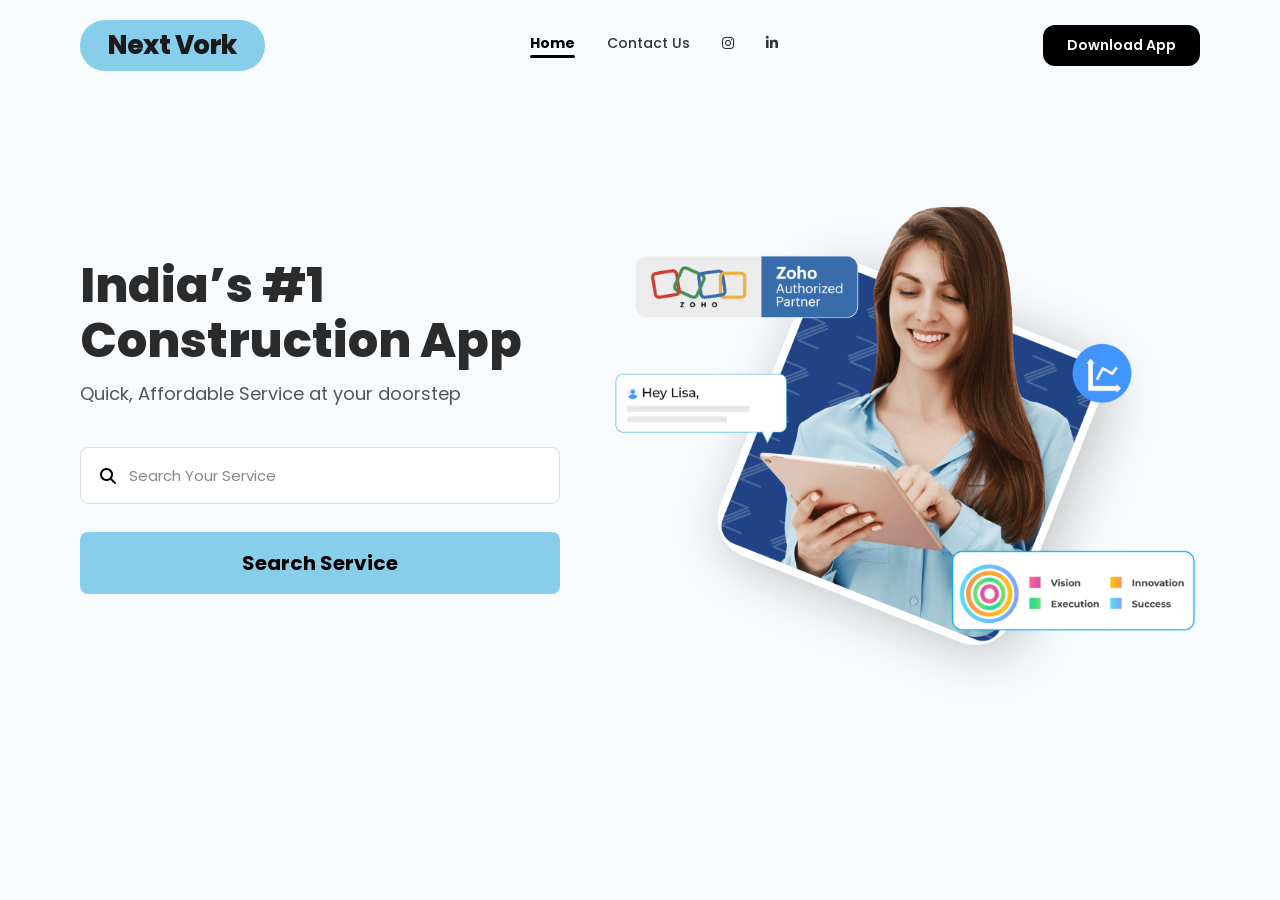
<file: index.html>
<!DOCTYPE html>
<html lang="en">
<head>
  <meta charset="UTF-8">
  <meta name="viewport" content="width=device-width, initial-scale=1.0">

  <title>Next Vork - India's #1 Construction App</title>

  <!-- Google Fonts -->
  <link href="https://fonts.googleapis.com/css2?family=Poppins:wght@400;500;600;700;800&display=swap" rel="stylesheet">

  <!-- FontAwesome -->
  <link rel="stylesheet"
        href="https://cdnjs.cloudflare.com/ajax/libs/font-awesome/6.4.0/css/all.min.css">

  <!-- CSS -->
  <link rel="stylesheet" href="style.css">
</head>

<body>

  <!-- ================= NAVBAR ================= -->

  <header class="navbar">

    <div class="logo">
      Next Vork
    </div>

    <nav class="nav-links">

      <a href="index.html" class="active">
        Home
      </a>

      <a href="#">
        Contact Us
      </a>

      <!-- Instagram -->
      <a
        href="https://www.instagram.com/"
        target="_blank"
        rel="noopener noreferrer"
        aria-label="Instagram"
      >
        <i class="fa-brands fa-instagram"></i>
      </a>

      <!-- LinkedIn -->
      <a
        href="https://in.linkedin.com/"
        target="_blank"
        rel="noopener noreferrer"
        aria-label="LinkedIn"
      >
        <i class="fa-brands fa-linkedin-in"></i>
      </a>

    </nav>

    <a href="#" class="btn-download">
      Download App
    </a>

  </header>


  <!-- ================= HERO SECTION ================= -->

  <section class="hero-container">

    <!-- LEFT CONTENT -->

    <div class="hero-content">

      <h1 class="hero-title">
        India’s #1 <br>
        Construction App
      </h1>

      <p class="hero-subtitle">
        Quick, Affordable Service at your doorstep
      </p>


      <!-- SEARCH FORM -->

      <form
        class="booking-form"
        id="searchForm"
      >

        <div class="input-group">

          <i class="fa-solid fa-magnifying-glass input-icon"></i>

          <input
            type="text"
            id="serviceSearch"
            placeholder="Search Your Service"
            autocomplete="off"
            required
          >

        </div>


        <button
          type="submit"
          class="btn-book"
        >
          Search Service
        </button>

      </form>

    </div>


    <!-- RIGHT IMAGE -->

    <div class="hero-image">

      <img
        src="zenzys-landing.png"
        alt="Next Vork Construction Services"
      >

    </div>

  </section>


  <!-- ================= JAVASCRIPT ================= -->

  <script>

    const searchForm = document.getElementById("searchForm");

    const serviceSearch =
      document.getElementById("serviceSearch");


    searchForm.addEventListener("submit", function(event) {

      event.preventDefault();


      const service =
        serviceSearch.value.trim();


      if (service !== "") {

        window.location.href =
          "services.html?search=" +
          encodeURIComponent(service);

      }

    });

  </script>

</body>
</html>
</file>
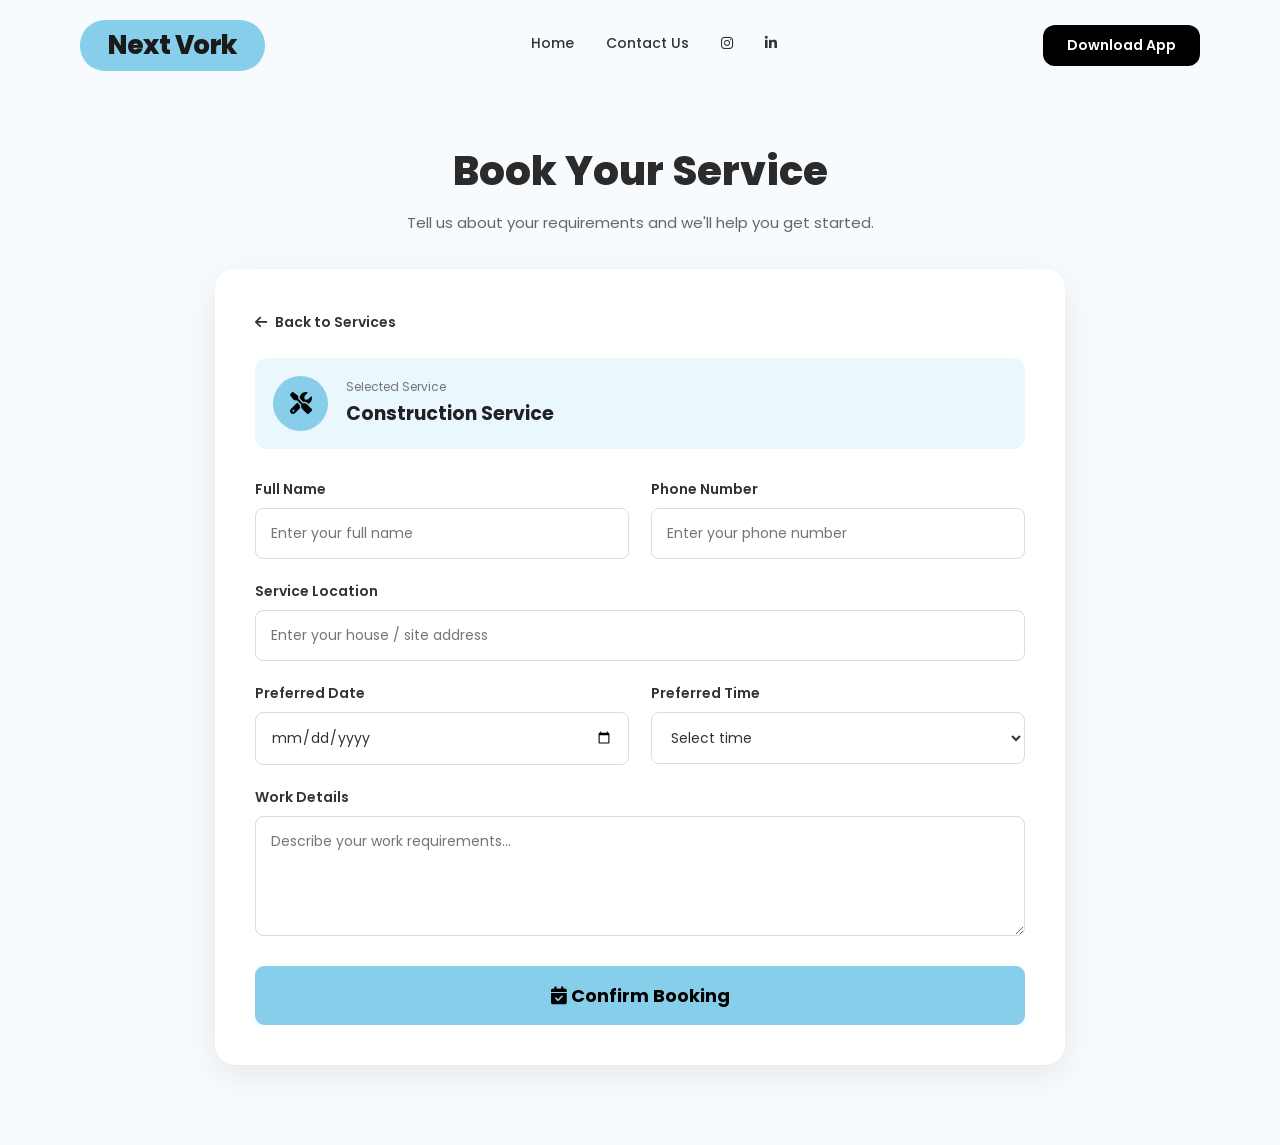
<file: booking.html>
<!DOCTYPE html>
<html lang="en">

<head>

  <meta charset="UTF-8">

  <meta name="viewport" content="width=device-width, initial-scale=1.0">

  <title>Next Vork - Book Service</title>


  <!-- Google Font -->

  <link
    href="https://fonts.googleapis.com/css2?family=Poppins:wght@400;500;600;700;800&display=swap"
    rel="stylesheet"
  >


  <!-- Font Awesome -->

  <link
    rel="stylesheet"
    href="https://cdnjs.cloudflare.com/ajax/libs/font-awesome/6.4.0/css/all.min.css"
  >


  <!-- Main CSS -->

  <link rel="stylesheet" href="style.css">


  <style>

    /* =========================================
       BOOKING PAGE
    ========================================= */

    .booking-page {

      min-height: 100vh;

      padding: 50px 20px 80px;

      background-color: #f7fbfe;

    }


    /* =========================================
       HEADER
    ========================================= */

    .booking-header {

      text-align: center;

      margin-bottom: 35px;

    }


    .booking-header h1 {

      font-size: 40px;

      font-weight: 800;

      color: #2b2b2b;

      margin-bottom: 10px;

    }


    .booking-header p {

      font-size: 15px;

      color: #666;

    }


    /* =========================================
       BOOKING CONTAINER
    ========================================= */

    .booking-container {

      max-width: 850px;

      margin: 0 auto;

      background-color: #ffffff;

      border-radius: 20px;

      padding: 40px;

      box-shadow: 0 10px 35px rgba(0, 0, 0, 0.08);

    }


    /* =========================================
       SELECTED SERVICE
    ========================================= */

    .selected-service {

      display: flex;

      align-items: center;

      gap: 18px;

      padding: 18px;

      margin-bottom: 30px;

      background-color: #eaf7fc;

      border-radius: 12px;

    }


    .selected-service-icon {

      width: 55px;

      height: 55px;

      display: flex;

      align-items: center;

      justify-content: center;

      border-radius: 50%;

      background-color: skyblue;

      color: #000;

      font-size: 22px;

    }


    .selected-service-text small {

      display: block;

      color: #777;

      font-size: 12px;

      margin-bottom: 3px;

    }


    .selected-service-text h2 {

      font-size: 19px;

      color: #222;

    }


    /* =========================================
       FORM
    ========================================= */

    .booking-form-page {

      display: grid;

      grid-template-columns: 1fr 1fr;

      gap: 22px;

    }


    .form-group {

      display: flex;

      flex-direction: column;

    }


    .form-group.full-width {

      grid-column: 1 / -1;

    }


    .form-group label {

      font-size: 14px;

      font-weight: 600;

      color: #333;

      margin-bottom: 8px;

    }


    .form-group input,

    .form-group select,

    .form-group textarea {

      width: 100%;

      padding: 14px 15px;

      border: 1px solid #dcdcdc;

      border-radius: 8px;

      outline: none;

      font-family: 'Poppins', sans-serif;

      font-size: 14px;

      color: #333;

      background-color: #fff;

      transition: 0.2s;

    }


    .form-group textarea {

      min-height: 120px;

      resize: vertical;

    }


    .form-group input:focus,

    .form-group select:focus,

    .form-group textarea:focus {

      border-color: skyblue;

      box-shadow: 0 0 0 3px rgba(135, 206, 235, 0.15);

    }


    /* =========================================
       CONFIRM BUTTON
    ========================================= */

    .confirm-button {

      grid-column: 1 / -1;

      width: 100%;

      padding: 16px;

      margin-top: 8px;

      border: none;

      border-radius: 9px;

      background-color: skyblue;

      color: #000;

      font-family: 'Poppins', sans-serif;

      font-size: 18px;

      font-weight: 700;

      cursor: pointer;

      transition: 0.2s;

    }


    .confirm-button:hover {

      background-color: #63b8d8;

      transform: translateY(-1px);

    }


    /* =========================================
       BACK BUTTON
    ========================================= */

    .back-link {

      display: inline-flex;

      align-items: center;

      gap: 8px;

      margin-bottom: 25px;

      color: #333;

      text-decoration: none;

      font-size: 14px;

      font-weight: 600;

    }


    .back-link:hover {

      color: #168db8;

    }


    /* =========================================
       SUCCESS MESSAGE
    ========================================= */

    .success-message {

      display: none;

      text-align: center;

      padding: 35px 20px;

    }


    .success-icon {

      width: 70px;

      height: 70px;

      margin: 0 auto 20px;

      display: flex;

      align-items: center;

      justify-content: center;

      border-radius: 50%;

      background-color: #dff6e7;

      color: #20a050;

      font-size: 32px;

    }


    .success-message h2 {

      font-size: 27px;

      color: #222;

      margin-bottom: 10px;

    }


    .success-message p {

      color: #666;

      font-size: 14px;

      margin-bottom: 25px;

    }


    .home-button {

      display: inline-block;

      padding: 12px 25px;

      border-radius: 8px;

      background-color: skyblue;

      color: #000;

      text-decoration: none;

      font-size: 14px;

      font-weight: 700;

    }


    /* =========================================
       MOBILE
    ========================================= */

    @media (max-width: 700px) {

      .booking-page {

        padding: 35px 15px 60px;

      }


      .booking-header h1 {

        font-size: 30px;

      }


      .booking-container {

        padding: 25px 20px;

      }


      .booking-form-page {

        grid-template-columns: 1fr;

      }


      .form-group.full-width {

        grid-column: auto;

      }


      .confirm-button {

        grid-column: auto;

      }

    }

  </style>

</head>


<body>


  <!-- =========================================
       NAVBAR
  ========================================= -->

  <header class="navbar">


    <!-- Logo -->

    <div class="logo">
      Next Vork
    </div>


    <!-- Navigation -->

    <nav class="nav-links">

      <a href="index.html">
        Home
      </a>


      <a href="#">
        Contact Us
      </a>


      <!-- Instagram -->

      <a
        href="https://www.instagram.com/"
        target="_blank"
        rel="noopener noreferrer"
        aria-label="Instagram"
      >

        <i class="fa-brands fa-instagram"></i>

      </a>


      <!-- LinkedIn -->

      <a
        href="https://in.linkedin.com/"
        target="_blank"
        rel="noopener noreferrer"
        aria-label="LinkedIn"
      >

        <i class="fa-brands fa-linkedin-in"></i>

      </a>

    </nav>


    <!-- Download -->

    <a href="#" class="btn-download">
      Download App
    </a>

  </header>



  <!-- =========================================
       BOOKING PAGE
  ========================================= -->

  <main class="booking-page">


    <div class="booking-header">

      <h1>
        Book Your Service
      </h1>

      <p>
        Tell us about your requirements and we'll help you get started.
      </p>

    </div>



    <!-- BOOKING BOX -->

    <div class="booking-container">


      <!-- Back -->

      <a
        href="services.html"
        class="back-link"
      >

        <i class="fa-solid fa-arrow-left"></i>

        Back to Services

      </a>



      <!-- SELECTED SERVICE -->

      <div class="selected-service">

        <div class="selected-service-icon">

          <i
            id="serviceIcon"
            class="fa-solid fa-screwdriver-wrench"
          ></i>

        </div>


        <div class="selected-service-text">

          <small>
            Selected Service
          </small>

          <h2 id="selectedService">
            Construction Service
          </h2>

        </div>

      </div>



      <!-- =========================================
           BOOKING FORM
      ========================================= -->

      <form
        class="booking-form-page"
        id="bookingForm"
      >


        <!-- NAME -->

        <div class="form-group">

          <label for="customerName">
            Full Name
          </label>

          <input
            type="text"
            id="customerName"
            placeholder="Enter your full name"
            required
          >

        </div>



        <!-- PHONE -->

        <div class="form-group">

          <label for="phone">
            Phone Number
          </label>

          <input
            type="tel"
            id="phone"
            placeholder="Enter your phone number"
            pattern="[0-9]{10}"
            maxlength="10"
            required
          >

        </div>



        <!-- LOCATION -->

        <div class="form-group full-width">

          <label for="location">
            Service Location
          </label>

          <input
            type="text"
            id="location"
            placeholder="Enter your house / site address"
            required
          >

        </div>



        <!-- DATE -->

        <div class="form-group">

          <label for="date">
            Preferred Date
          </label>

          <input
            type="date"
            id="date"
            required
          >

        </div>



        <!-- TIME -->

        <div class="form-group">

          <label for="time">
            Preferred Time
          </label>

          <select
            id="time"
            required
          >

            <option value="">
              Select time
            </option>

            <option value="09:00 AM">
              09:00 AM
            </option>

            <option value="10:00 AM">
              10:00 AM
            </option>

            <option value="11:00 AM">
              11:00 AM
            </option>

            <option value="12:00 PM">
              12:00 PM
            </option>

            <option value="02:00 PM">
              02:00 PM
            </option>

            <option value="03:00 PM">
              03:00 PM
            </option>

            <option value="04:00 PM">
              04:00 PM
            </option>

            <option value="05:00 PM">
              05:00 PM
            </option>

            <option value="06:00 PM">
              06:00 PM
            </option>

          </select>

        </div>



        <!-- WORK DETAILS -->

        <div class="form-group full-width">

          <label for="details">
            Work Details
          </label>

          <textarea
            id="details"
            placeholder="Describe your work requirements..."
          ></textarea>

        </div>



        <!-- CONFIRM -->

        <button
          type="submit"
          class="confirm-button"
        >

          <i class="fa-solid fa-calendar-check"></i>

          Confirm Booking

        </button>


      </form>



      <!-- =========================================
           SUCCESS
      ========================================= -->

      <div
        class="success-message"
        id="successMessage"
      >

        <div class="success-icon">

          <i class="fa-solid fa-check"></i>

        </div>


        <h2>
          Booking Request Submitted!
        </h2>


        <p>
          Thank you for choosing Next Vork.
          Our team will contact you shortly.
        </p>


        <a
          href="index.html"
          class="home-button"
        >

          Back to Home

        </a>

      </div>


    </div>

  </main>



  <!-- =========================================
       JAVASCRIPT
  ========================================= -->

  <script>


    /* =========================================
       GET SERVICE FROM URL
    ========================================= */

    const urlParams =
      new URLSearchParams(window.location.search);


    const service =
      urlParams.get("service");


    const selectedService =
      document.getElementById("selectedService");


    const serviceIcon =
      document.getElementById("serviceIcon");



    /* =========================================
       DISPLAY SELECTED SERVICE
    ========================================= */

    if (service) {

      selectedService.textContent =
        service;

    }



    /* =========================================
       CHANGE ICON
    ========================================= */

    const icons = {

      "Engineer":
        "fa-compass-drafting",

      "Architect":
        "fa-building",

      "Construction Worker":
        "fa-person-digging",

      "Painter":
        "fa-paint-roller",

      "Interior Designer":
        "fa-couch",

      "Plumber":
        "fa-faucet-drip",

      "Electrician":
        "fa-bolt",

      "Carpenter":
        "fa-hammer"

    };


    if (service && icons[service]) {

      serviceIcon.className =
        "fa-solid " + icons[service];

    }



    /* =========================================
       SET MINIMUM DATE = TODAY
    ========================================= */

    const dateInput =
      document.getElementById("date");


    const today =
      new Date();


    const year =
      today.getFullYear();


    const month =
      String(today.getMonth() + 1).padStart(2, "0");


    const day =
      String(today.getDate()).padStart(2, "0");


    dateInput.min =
      `${year}-${month}-${day}`;



    /* =========================================
       BOOKING SUBMIT
    ========================================= */

    const bookingForm =
      document.getElementById("bookingForm");


    const successMessage =
      document.getElementById("successMessage");


    bookingForm.addEventListener(
      "submit",
      function(event) {

        event.preventDefault();


        /*
          Front-end demo only.

          Later this form can be connected
          to your backend/database.
        */


        bookingForm.style.display =
          "none";


        successMessage.style.display =
          "block";

      }
    );

  </script>


</body>

</html>
</file>
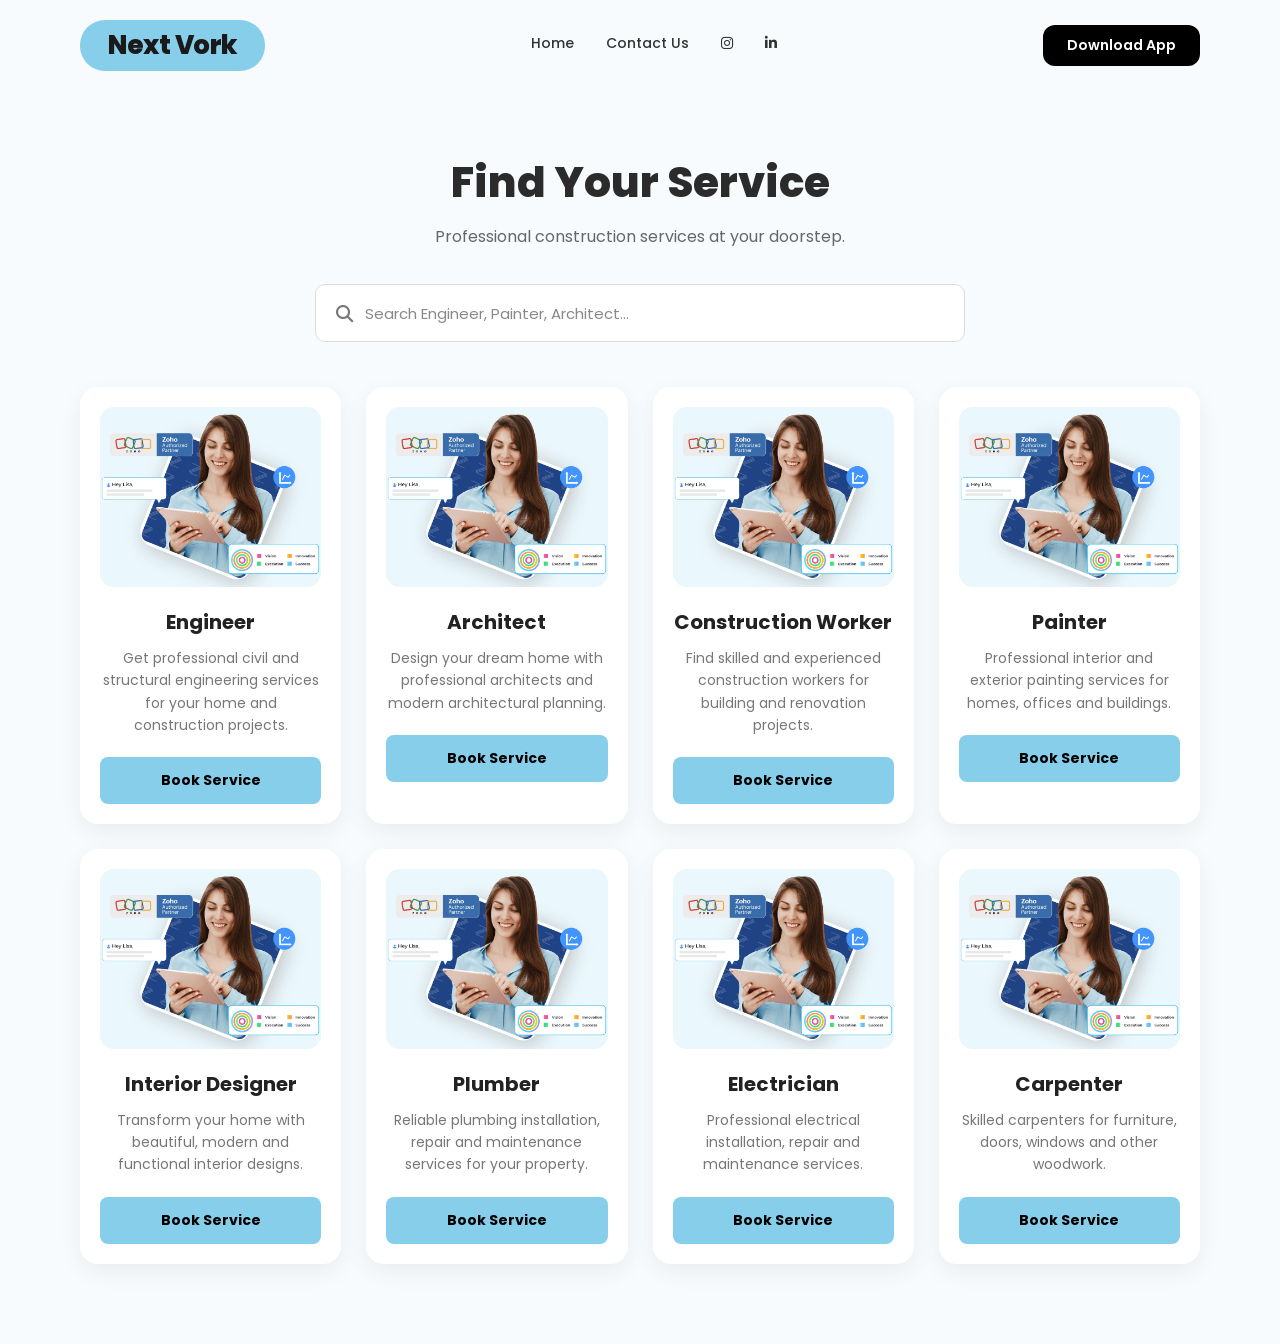
<file: services.html>
<!DOCTYPE html>
<html lang="en">

<head>

  <meta charset="UTF-8">

  <meta name="viewport" content="width=device-width, initial-scale=1.0">

  <title>Next Vork - Services</title>


  <!-- Google Font -->

  <link
    href="https://fonts.googleapis.com/css2?family=Poppins:wght@400;500;600;700;800&display=swap"
    rel="stylesheet"
  >


  <!-- Font Awesome -->

  <link
    rel="stylesheet"
    href="https://cdnjs.cloudflare.com/ajax/libs/font-awesome/6.4.0/css/all.min.css"
  >


  <!-- Main CSS -->

  <link rel="stylesheet" href="style.css">


  <style>

    /* =========================================
       SERVICES PAGE
    ========================================= */

    .services-page {

      min-height: 100vh;

      padding: 60px 80px 80px;

      background-color: #f7fbfe;

    }


    /* =========================================
       PAGE HEADER
    ========================================= */

    .services-header {

      text-align: center;

      margin-bottom: 35px;

    }


    .services-header h1 {

      font-size: 42px;

      font-weight: 800;

      color: #2b2b2b;

      margin-bottom: 10px;

    }


    .services-header p {

      font-size: 16px;

      color: #666;

    }


    /* =========================================
       SEARCH BOX
    ========================================= */

    .service-search {

      width: 100%;

      max-width: 650px;

      height: 58px;

      margin: 0 auto 45px;

      display: flex;

      align-items: center;

      background-color: #ffffff;

      border: 1px solid #dddddd;

      border-radius: 10px;

      padding: 0 20px;

    }


    .service-search i {

      color: #777;

      font-size: 17px;

      margin-right: 12px;

    }


    .service-search input {

      width: 100%;

      height: 100%;

      border: none;

      outline: none;

      font-family: 'Poppins', sans-serif;

      font-size: 15px;

      color: #333;

    }


    .service-search input::placeholder {

      color: #888;

    }


    /* =========================================
       SERVICES GRID
    ========================================= */

    .services-grid {

      max-width: 1300px;

      margin: 0 auto;

      display: grid;

      grid-template-columns: repeat(4, 1fr);

      gap: 25px;

    }


    /* =========================================
       SERVICE CARD
    ========================================= */

    .service-card {

      background-color: #ffffff;

      border-radius: 18px;

      padding: 20px;

      text-align: center;

      box-shadow: 0 8px 25px rgba(0, 0, 0, 0.06);

      transition: all 0.3s ease;

      overflow: hidden;

    }


    .service-card:hover {

      transform: translateY(-7px);

      box-shadow: 0 15px 35px rgba(0, 0, 0, 0.10);

    }


    /* =========================================
       SERVICE IMAGE
    ========================================= */

    .service-image {

      width: 100%;

      height: 180px;

      margin-bottom: 20px;

      border-radius: 14px;

      overflow: hidden;

      background-color: #eaf7fc;

    }


    .service-image img {

      width: 100%;

      height: 100%;

      object-fit: cover;

      display: block;

    }


    /* =========================================
       SERVICE TITLE
    ========================================= */

    .service-card h2 {

      font-size: 20px;

      font-weight: 700;

      color: #222;

      margin-bottom: 10px;

    }


    /* =========================================
       DESCRIPTION
    ========================================= */

    .service-card p {

      font-size: 14px;

      line-height: 1.6;

      color: #777;

      min-height: 68px;

      margin-bottom: 20px;

    }


    /* =========================================
       BOOK BUTTON
    ========================================= */

    .service-card button {

      width: 100%;

      padding: 13px 20px;

      border: none;

      border-radius: 8px;

      background-color: skyblue;

      color: #000;

      font-family: 'Poppins', sans-serif;

      font-size: 14px;

      font-weight: 700;

      cursor: pointer;

      transition: 0.2s;

    }


    .service-card button:hover {

      background-color: #63b8d8;

    }


    /* =========================================
       NO RESULT
    ========================================= */

    .no-results {

      display: none;

      text-align: center;

      padding: 50px 20px;

      color: #777;

    }


    .no-results i {

      font-size: 45px;

      margin-bottom: 15px;

    }


    .no-results h2 {

      color: #333;

      margin-bottom: 8px;

    }


    /* =========================================
       TABLET
    ========================================= */

    @media (max-width: 1100px) {

      .services-grid {

        grid-template-columns: repeat(3, 1fr);

      }

    }


    /* =========================================
       MOBILE / TABLET
    ========================================= */

    @media (max-width: 800px) {

      .services-page {

        padding: 45px 30px 60px;

      }


      .services-grid {

        grid-template-columns: repeat(2, 1fr);

      }


      .services-header h1 {

        font-size: 34px;

      }

    }


    /* =========================================
       MOBILE
    ========================================= */

    @media (max-width: 550px) {

      .services-page {

        padding: 35px 20px 50px;

      }


      .services-grid {

        grid-template-columns: 1fr;

      }


      .services-header h1 {

        font-size: 28px;

      }


      .services-header p {

        font-size: 14px;

      }


      .service-image {

        height: 200px;

      }

    }

  </style>

</head>


<body>


  <!-- =========================================
       NAVBAR
  ========================================= -->

  <header class="navbar">


    <!-- LOGO -->

    <div class="logo">
      Next Vork
    </div>


    <!-- NAVIGATION -->

    <nav class="nav-links">

      <a href="index.html">
        Home
      </a>


      <a href="#">
        Contact Us
      </a>


      <!-- Instagram -->

      <a
        href="https://www.instagram.com/"
        target="_blank"
        rel="noopener noreferrer"
        aria-label="Instagram"
      >

        <i class="fa-brands fa-instagram"></i>

      </a>


      <!-- LinkedIn -->

      <a
        href="https://in.linkedin.com/"
        target="_blank"
        rel="noopener noreferrer"
        aria-label="LinkedIn"
      >

        <i class="fa-brands fa-linkedin-in"></i>

      </a>

    </nav>


    <!-- DOWNLOAD -->

    <a href="#" class="btn-download">
      Download App
    </a>

  </header>



  <!-- =========================================
       SERVICES
  ========================================= -->

  <main class="services-page">


    <!-- HEADER -->

    <div class="services-header">

      <h1>
        Find Your Service
      </h1>

      <p>
        Professional construction services at your doorstep.
      </p>

    </div>



    <!-- SEARCH -->

    <div class="service-search">

      <i class="fa-solid fa-magnifying-glass"></i>

      <input
        type="text"
        id="serviceInput"
        placeholder="Search Engineer, Painter, Architect..."
        autocomplete="off"
      >

    </div>



    <!-- =========================================
         SERVICE CARDS
    ========================================= -->

    <section
      class="services-grid"
      id="servicesGrid"
    >


      <!-- ENGINEER -->

      <div
        class="service-card"
        data-service="engineer"
      >

        <div class="service-image">

          <img
            src="zenzys-landing.png"
            alt="Engineer Service"
          >

        </div>


        <h2>
          Engineer
        </h2>


        <p>
          Get professional civil and structural engineering services for your home and construction projects.
        </p>


        <button
          onclick="bookService('Engineer')"
        >
          Book Service
        </button>

      </div>



      <!-- ARCHITECT -->

      <div
        class="service-card"
        data-service="architect"
      >

        <div class="service-image">

          <img
            src="zenzys-landing.png"
            alt="Architect Service"
          >

        </div>


        <h2>
          Architect
        </h2>


        <p>
          Design your dream home with professional architects and modern architectural planning.
        </p>


        <button
          onclick="bookService('Architect')"
        >
          Book Service
        </button>

      </div>



      <!-- CONSTRUCTION WORKER -->

      <div
        class="service-card"
        data-service="construction worker construction"
      >

        <div class="service-image">

          <img
            src="zenzys-landing.png"
            alt="Construction Worker Service"
          >

        </div>


        <h2>
          Construction Worker
        </h2>


        <p>
          Find skilled and experienced construction workers for building and renovation projects.
        </p>


        <button
          onclick="bookService('Construction Worker')"
        >
          Book Service
        </button>

      </div>



      <!-- PAINTER -->

      <div
        class="service-card"
        data-service="painter painting"
      >

        <div class="service-image">

          <img
            src="zenzys-landing.png"
            alt="Painter Service"
          >

        </div>


        <h2>
          Painter
        </h2>


        <p>
          Professional interior and exterior painting services for homes, offices and buildings.
        </p>


        <button
          onclick="bookService('Painter')"
        >
          Book Service
        </button>

      </div>



      <!-- INTERIOR DESIGNER -->

      <div
        class="service-card"
        data-service="interior designer interior designing"
      >

        <div class="service-image">

          <img
            src="zenzys-landing.png"
            alt="Interior Designer Service"
          >

        </div>


        <h2>
          Interior Designer
        </h2>


        <p>
          Transform your home with beautiful, modern and functional interior designs.
        </p>


        <button
          onclick="bookService('Interior Designer')"
        >
          Book Service
        </button>

      </div>



      <!-- PLUMBER -->

      <div
        class="service-card"
        data-service="plumber plumbing"
      >

        <div class="service-image">

          <img
            src="zenzys-landing.png"
            alt="Plumber Service"
          >

        </div>


        <h2>
          Plumber
        </h2>


        <p>
          Reliable plumbing installation, repair and maintenance services for your property.
        </p>


        <button
          onclick="bookService('Plumber')"
        >
          Book Service
        </button>

      </div>



      <!-- ELECTRICIAN -->

      <div
        class="service-card"
        data-service="electrician electrical"
      >

        <div class="service-image">

          <img
            src="zenzys-landing.png"
            alt="Electrician Service"
          >

        </div>


        <h2>
          Electrician
        </h2>


        <p>
          Professional electrical installation, repair and maintenance services.
        </p>


        <button
          onclick="bookService('Electrician')"
        >
          Book Service
        </button>

      </div>



      <!-- CARPENTER -->

      <div
        class="service-card"
        data-service="carpenter carpentry woodwork"
      >

        <div class="service-image">

          <img
            src="zenzys-landing.png"
            alt="Carpenter Service"
          >

        </div>


        <h2>
          Carpenter
        </h2>


        <p>
          Skilled carpenters for furniture, doors, windows and other woodwork.
        </p>


        <button
          onclick="bookService('Carpenter')"
        >
          Book Service
        </button>

      </div>


    </section>



    <!-- =========================================
         NO RESULTS
    ========================================= -->

    <div
      class="no-results"
      id="noResults"
    >

      <i class="fa-solid fa-magnifying-glass"></i>

      <h2>
        No Service Found
      </h2>

      <p>
        Please try another service.
      </p>

    </div>


  </main>



  <!-- =========================================
       JAVASCRIPT
  ========================================= -->

  <script>


    /* =========================================
       ELEMENTS
    ========================================= */

    const serviceInput =
      document.getElementById("serviceInput");


    const serviceCards =
      document.querySelectorAll(".service-card");


    const noResults =
      document.getElementById("noResults");



    /* =========================================
       GET SEARCH FROM HOME PAGE
    ========================================= */

    const urlParams =
      new URLSearchParams(window.location.search);


    const searchFromHome =
      urlParams.get("search");


    if (searchFromHome) {

      serviceInput.value =
        searchFromHome;

      filterServices(searchFromHome);

    }



    /* =========================================
       SEARCH
    ========================================= */

    serviceInput.addEventListener(
      "input",
      function () {

        filterServices(this.value);

      }
    );



    /* =========================================
       FILTER SERVICES
    ========================================= */

    function filterServices(searchValue) {

      searchValue =
        searchValue.toLowerCase().trim();


      let found = false;


      serviceCards.forEach(function(card) {

        const serviceName =
          card.dataset.service.toLowerCase();


        if (
          searchValue === "" ||
          serviceName.includes(searchValue)
        ) {

          card.style.display = "block";

          found = true;

        } else {

          card.style.display = "none";

        }

      });


      if (found) {

        noResults.style.display = "none";

      } else {

        noResults.style.display = "block";

      }

    }



    /* =========================================
       BOOK SERVICE
    ========================================= */

    function bookService(serviceName) {

      window.location.href =
        "booking.html?service=" +
        encodeURIComponent(serviceName);

    }

  </script>


</body>

</html>
</file>
<file: style.css>
/* General Reset */
* {
  margin: 0;
  padding: 0;
  box-sizing: border-box;
  font-family: 'Poppins', sans-serif;
}

body {
  background-color: #f7fbfe;
  color: #2d3142;
  overflow-x: hidden;
}


/* Navbar */
.navbar {
  display: flex;
  align-items: center;
  justify-content: space-between;
  padding: 20px 80px;
  background-color: transparent;
}

.logo {
  background-color: skyblue;
  color: #1a1a1a;
  font-size: 26px;
  font-weight: 800;
  padding: 6px 28px;
  border-radius: 25px;
  letter-spacing: -0.5px;
  cursor: pointer;
}

.nav-links {
  display: flex;
  gap: 32px;
}

.nav-links a {
  text-decoration: none;
  color: #333;
  font-size: 14px;
  font-weight: 500;
  position: relative;
  padding-bottom: 4px;
  transition: color 0.3s;
}

.nav-links a.active {
  font-weight: 700;
  color: #000;
}

.nav-links a.active::after {
  content: '';
  position: absolute;
  left: 0;
  bottom: 0;
  width: 100%;
  height: 3px;
  background-color: #000;
  border-radius: 2px;
}


/* Download Button */
.btn-download {
  background-color: #000;
  color: #fff;
  padding: 10px 24px;
  border-radius: 12px;
  text-decoration: none;
  font-size: 14px;
  font-weight: 600;
  transition: opacity 0.2s;
}

.btn-download:hover {
  opacity: 0.85;
}


/* Hero */
.hero-container {
  display: flex;
  align-items: center;
  justify-content: space-between;

  padding: 40px 80px 60px;

  max-width: 1440px;
  margin: 0 auto;

  min-height: 650px;
}


/* Left Content */
.hero-content {
  flex: 1;
  max-width: 480px;
}

.hero-title {
  font-size: 48px;
  font-weight: 800;
  color: #2b2b2b;
  line-height: 1.15;
  margin-bottom: 12px;
}

.hero-subtitle {
  font-size: 18px;
  color: #555;
  font-weight: 400;
  margin-bottom: 40px;
}


/* Search Form */
.booking-form {
  display: flex;
  flex-direction: column;
  gap: 18px;
}

.input-group {
  position: relative;
  display: flex;
  align-items: center;
}

.input-icon {
  position: absolute;
  left: 20px;
  color: #000;
  font-size: 16px;
  z-index: 2;
}

.input-group input {
  width: 100%;

  padding: 16px 20px 16px 48px;

  font-size: 15px;

  border: 1px solid #dcdcdc;
  border-radius: 8px;

  outline: none;

  background-color: #fff;
  color: #333;

  transition: border-color 0.2s;
}

.input-group input::placeholder {
  color: #888;
}

.input-group input:focus {
  border-color: skyblue;
}


/* Book Service Button */
.btn-book {
  width: 100%;

  padding: 16px;

  background-color: skyblue;

  border: none;
  border-radius: 8px;

  font-size: 20px;
  font-weight: 700;

  color: #000;

  cursor: pointer;

  margin-top: 10px;

  transition: 0.2s;
}

.btn-book:hover {
  background-color: #63b8d8;
}


/* Right Image */
.hero-image {
  flex: 1;

  display: flex;
  justify-content: flex-end;
  align-items: center;

  padding-left: 50px;
}

.hero-image img {
  width: 100%;
  max-width: 650px;

  height: auto;

  border-radius: 20px;

  object-fit: contain;

  display: block;
}


/* Tablet & Mobile */
@media (max-width: 1024px) {

  .navbar {
    padding: 20px 30px;
  }

  .hero-container {
    padding: 30px;
    flex-direction: column-reverse;
    gap: 40px;
  }

  .hero-content {
    max-width: 100%;
    width: 100%;
  }

  .hero-image {
    width: 100%;
    padding-left: 0;
    justify-content: center;
  }

  .hero-image img {
    max-width: 700px;
  }

  .nav-links {
    display: none;
  }
}


/* Mobile */
@media (max-width: 600px) {

  .navbar {
    padding: 15px 20px;
  }

  .logo {
    font-size: 20px;
    padding: 6px 18px;
  }

  .btn-download {
    padding: 8px 14px;
    font-size: 12px;
  }

  .hero-container {
    padding: 20px;
    gap: 30px;
  }

  .hero-title {
    font-size: 36px;
  }

  .hero-subtitle {
    font-size: 15px;
    margin-bottom: 25px;
  }

  .hero-image img {
    width: 100%;
  }
}
</file>
